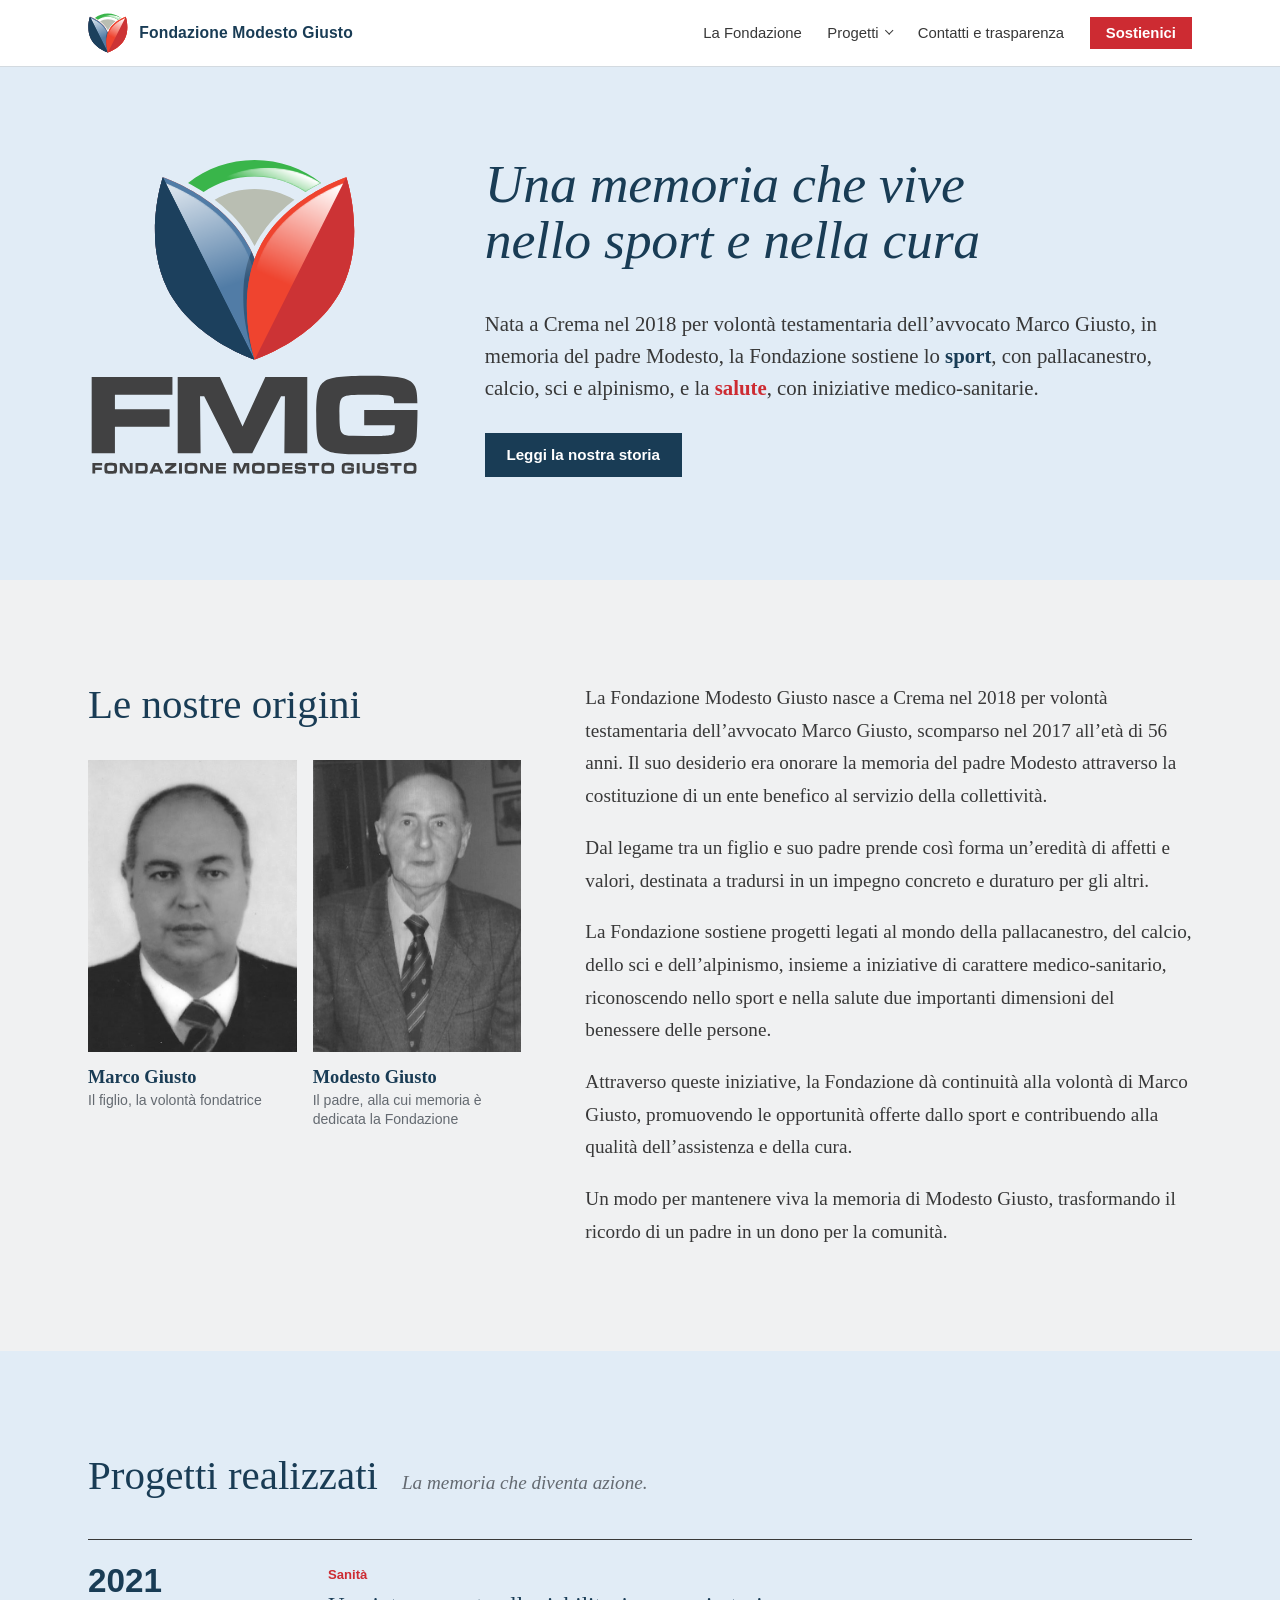
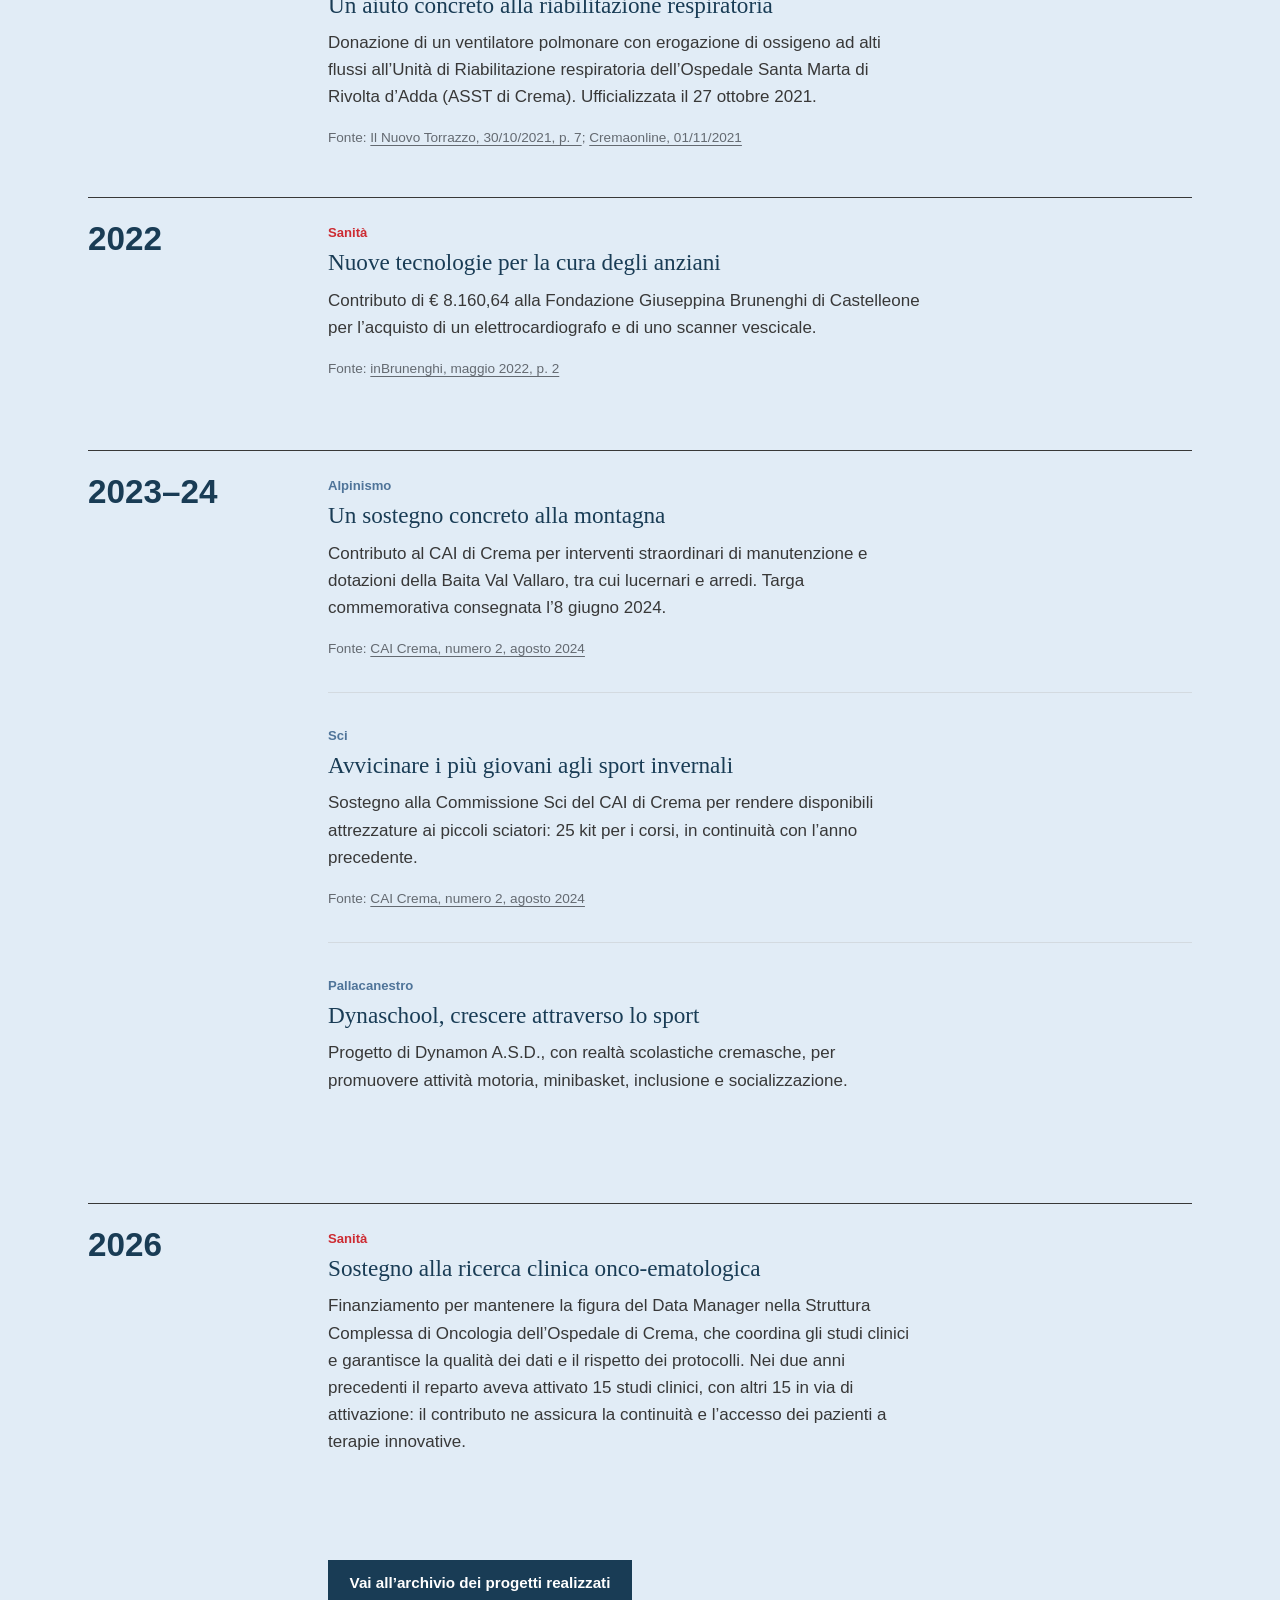
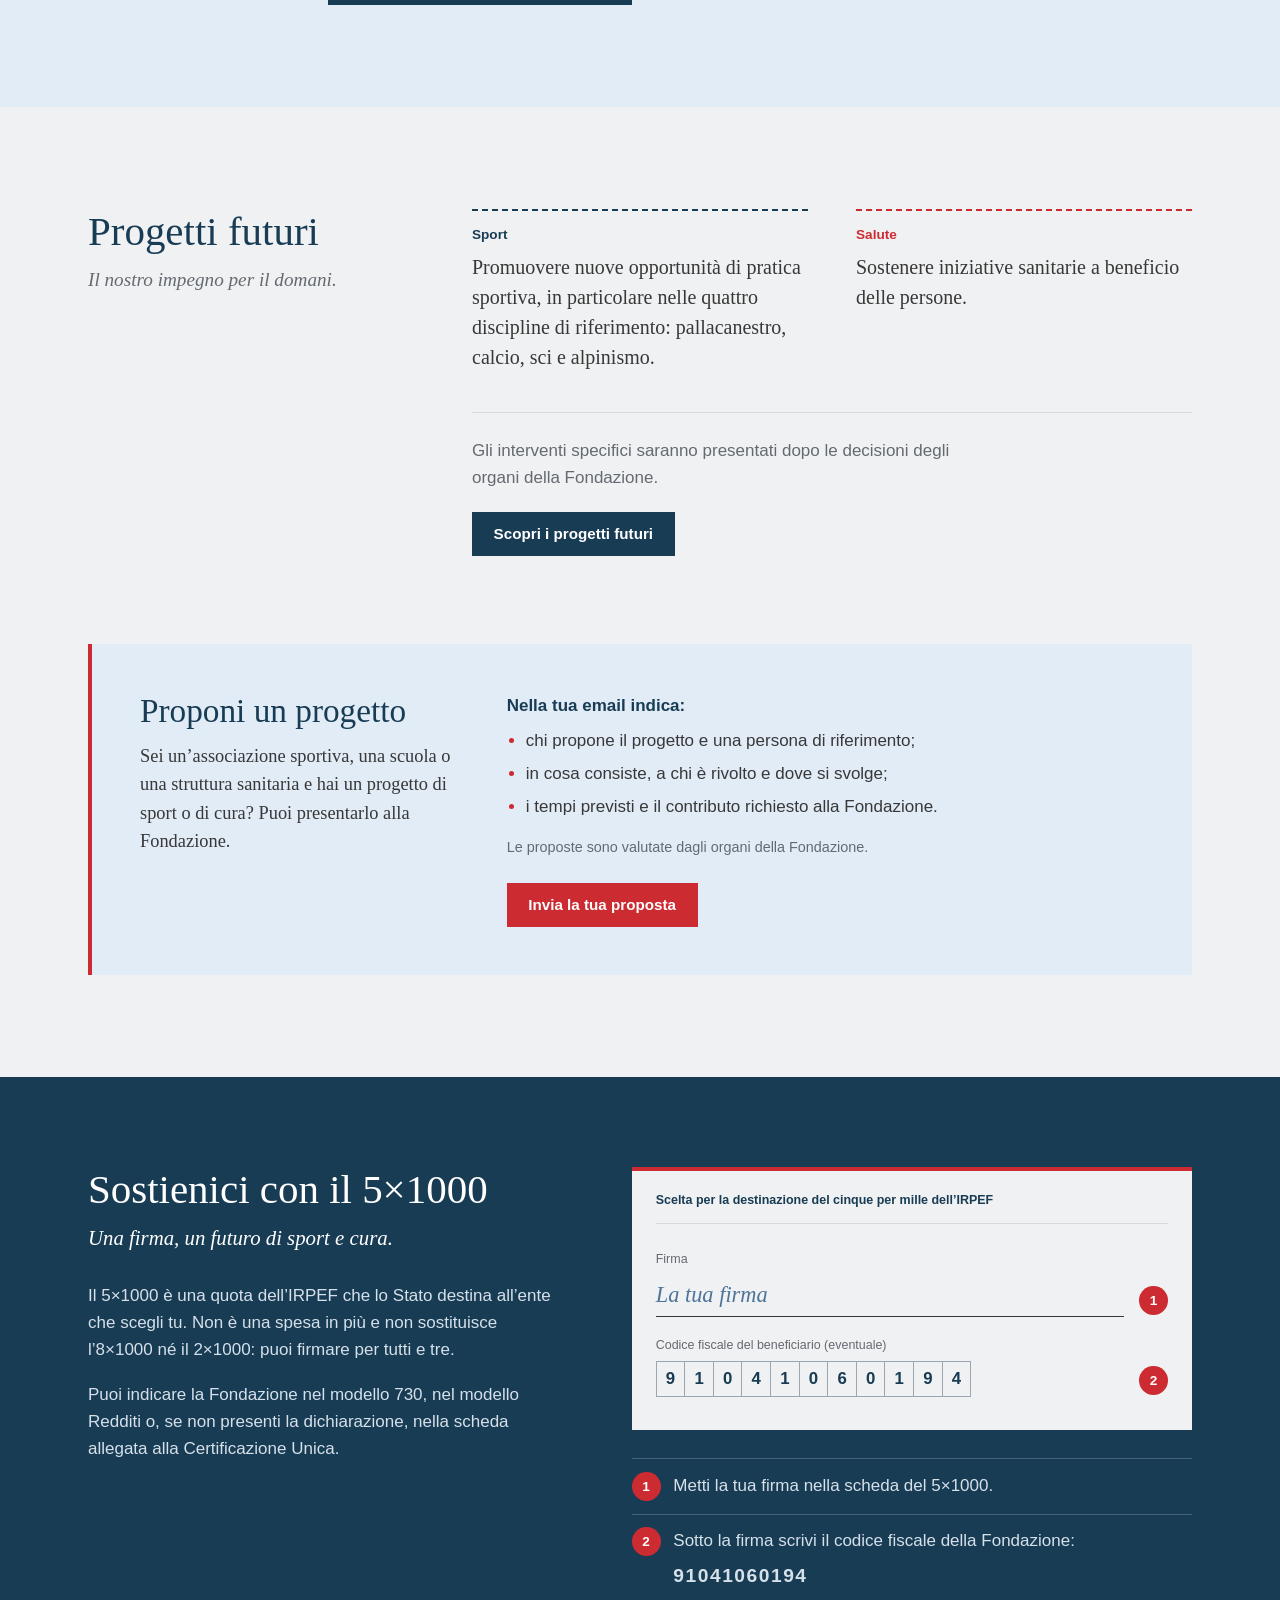
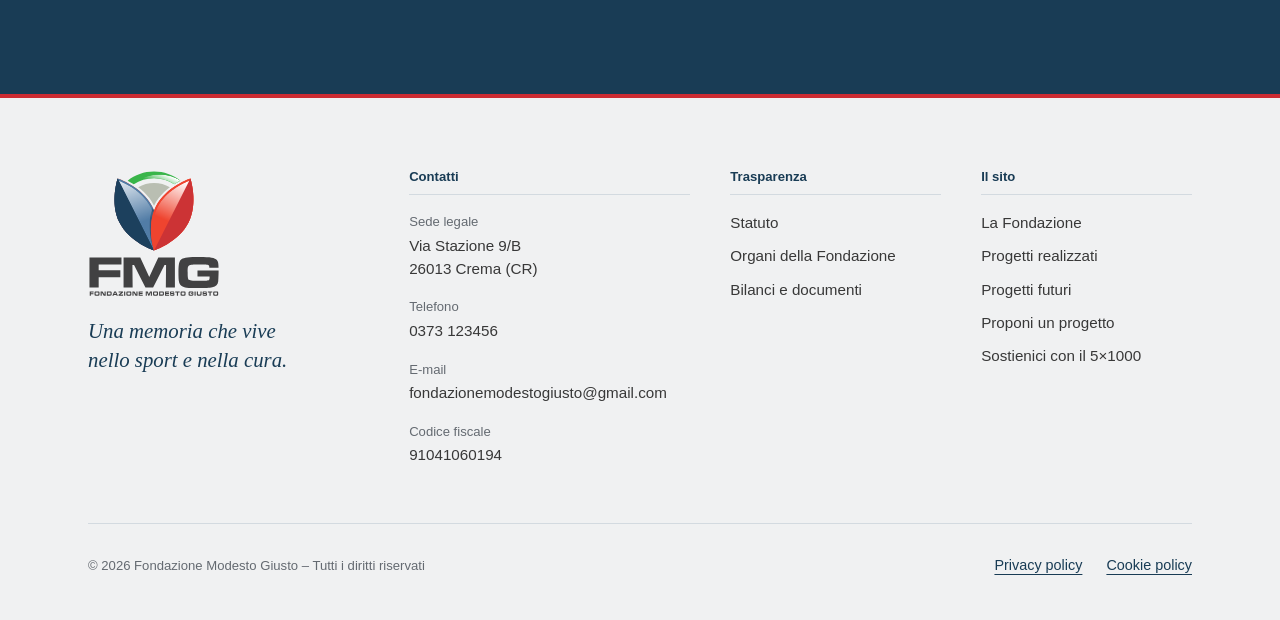
<file: index.html>
<!doctype html>
<html lang="it">
<head>
  <meta charset="utf-8">
  <meta name="robots" content="noindex, nofollow">
  <meta http-equiv="refresh" content="0; url=sito/">
  <title>Fondazione Modesto Giusto</title>
  <link rel="canonical" href="sito/">
</head>
<body>
  <p><a href="sito/">Vai al sito della Fondazione Modesto Giusto</a></p>
</body>
</html>
</file>
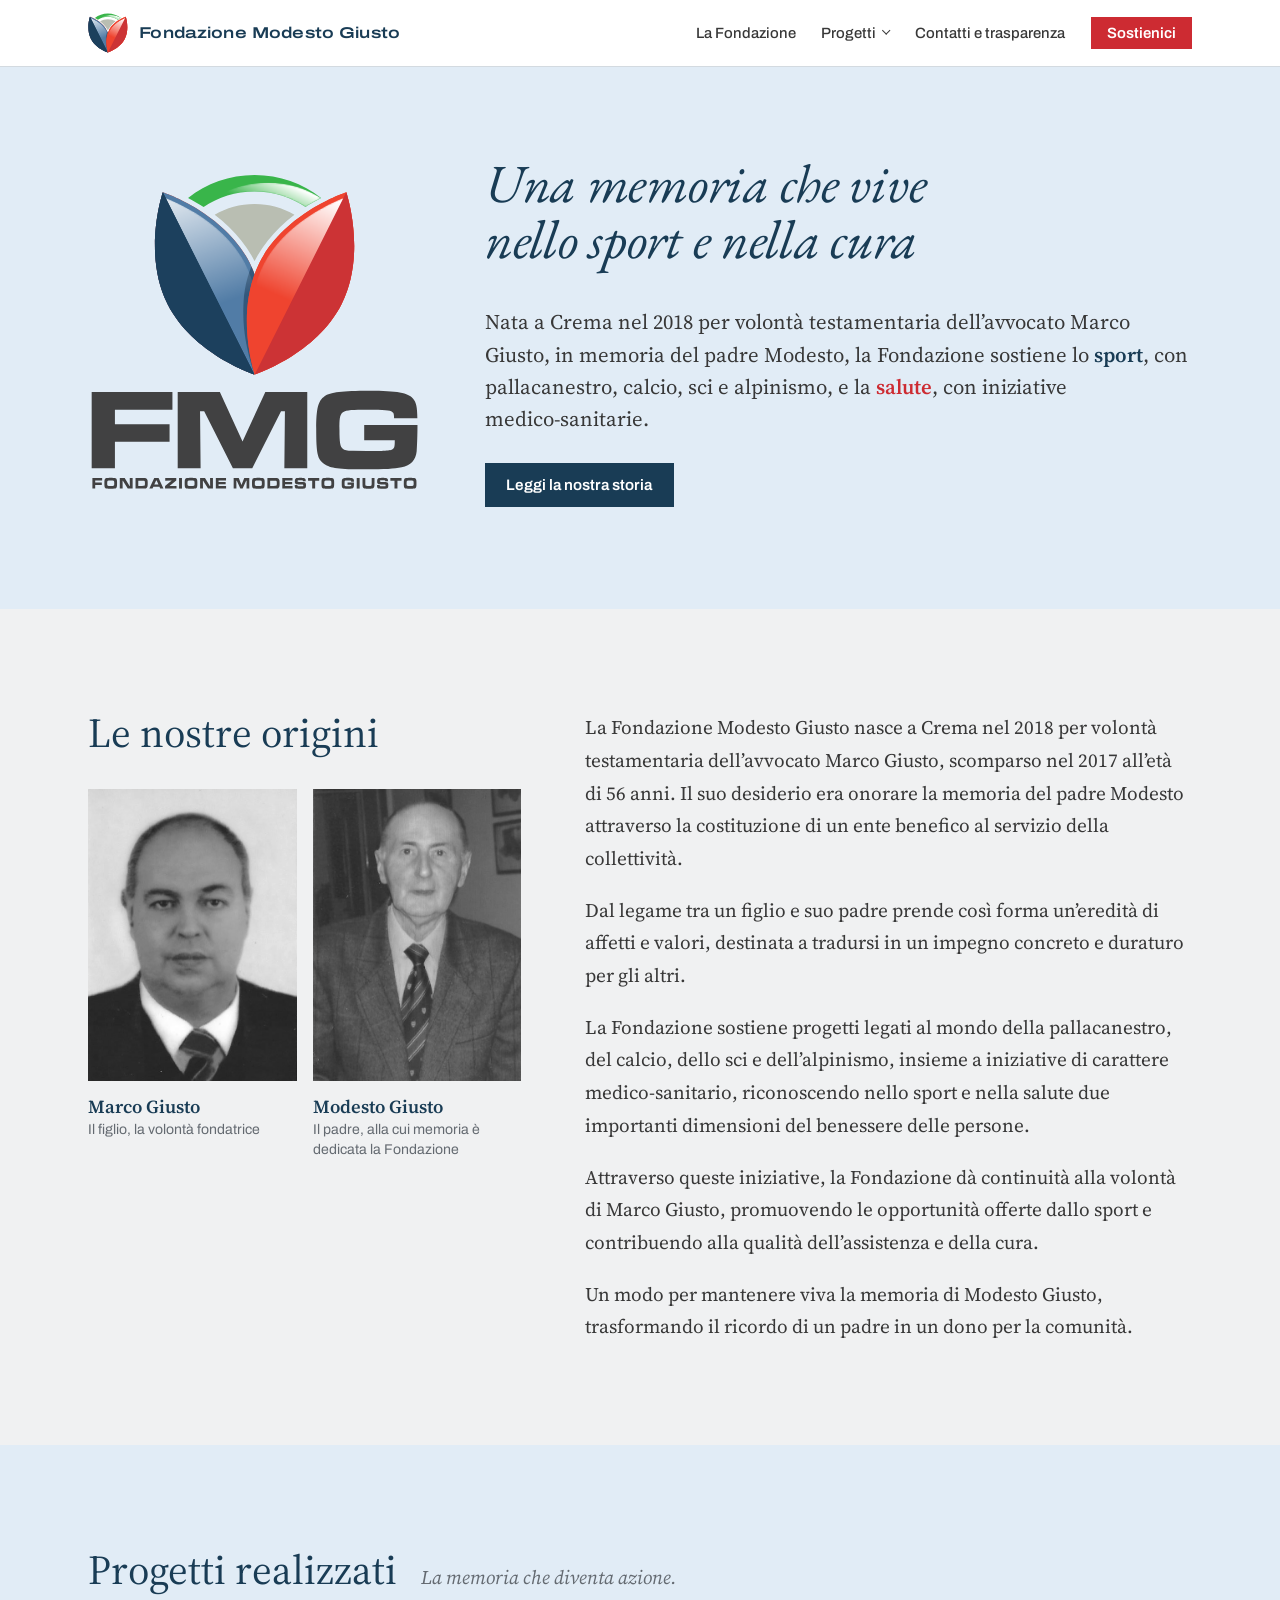
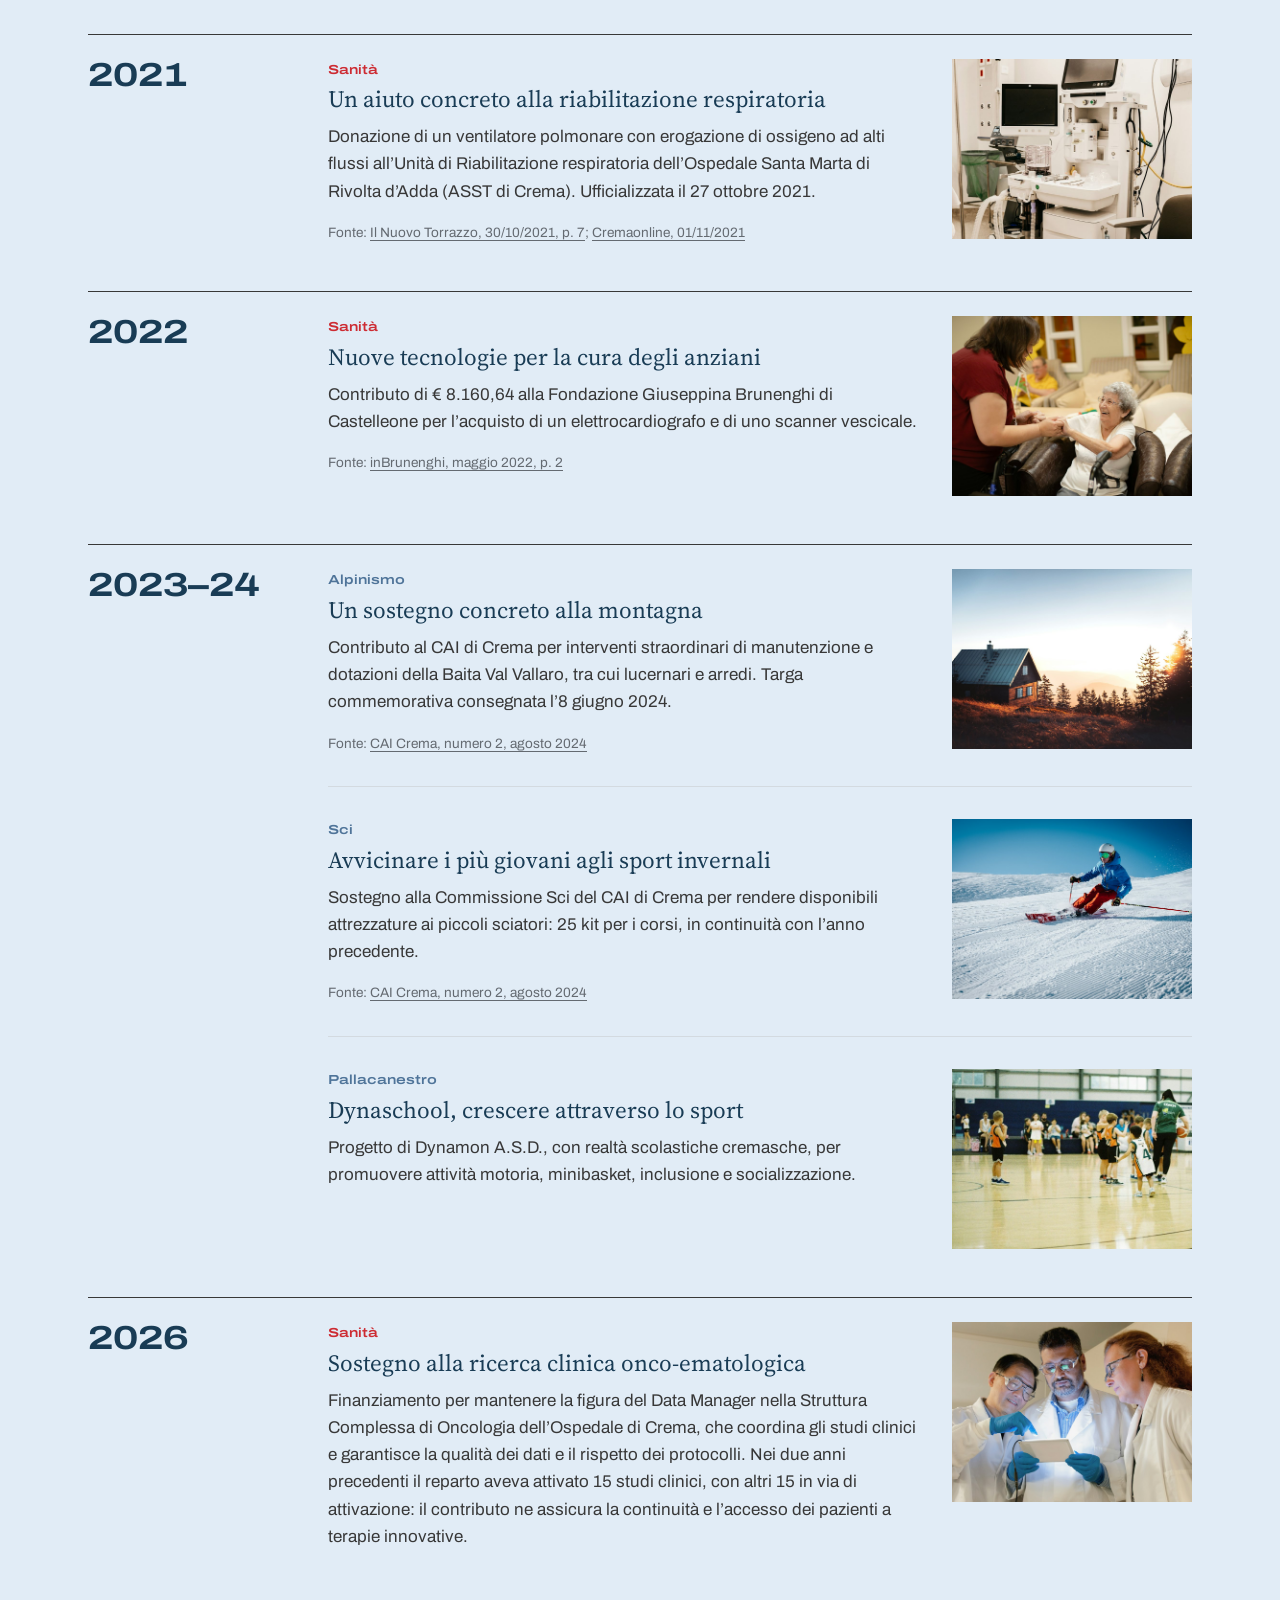
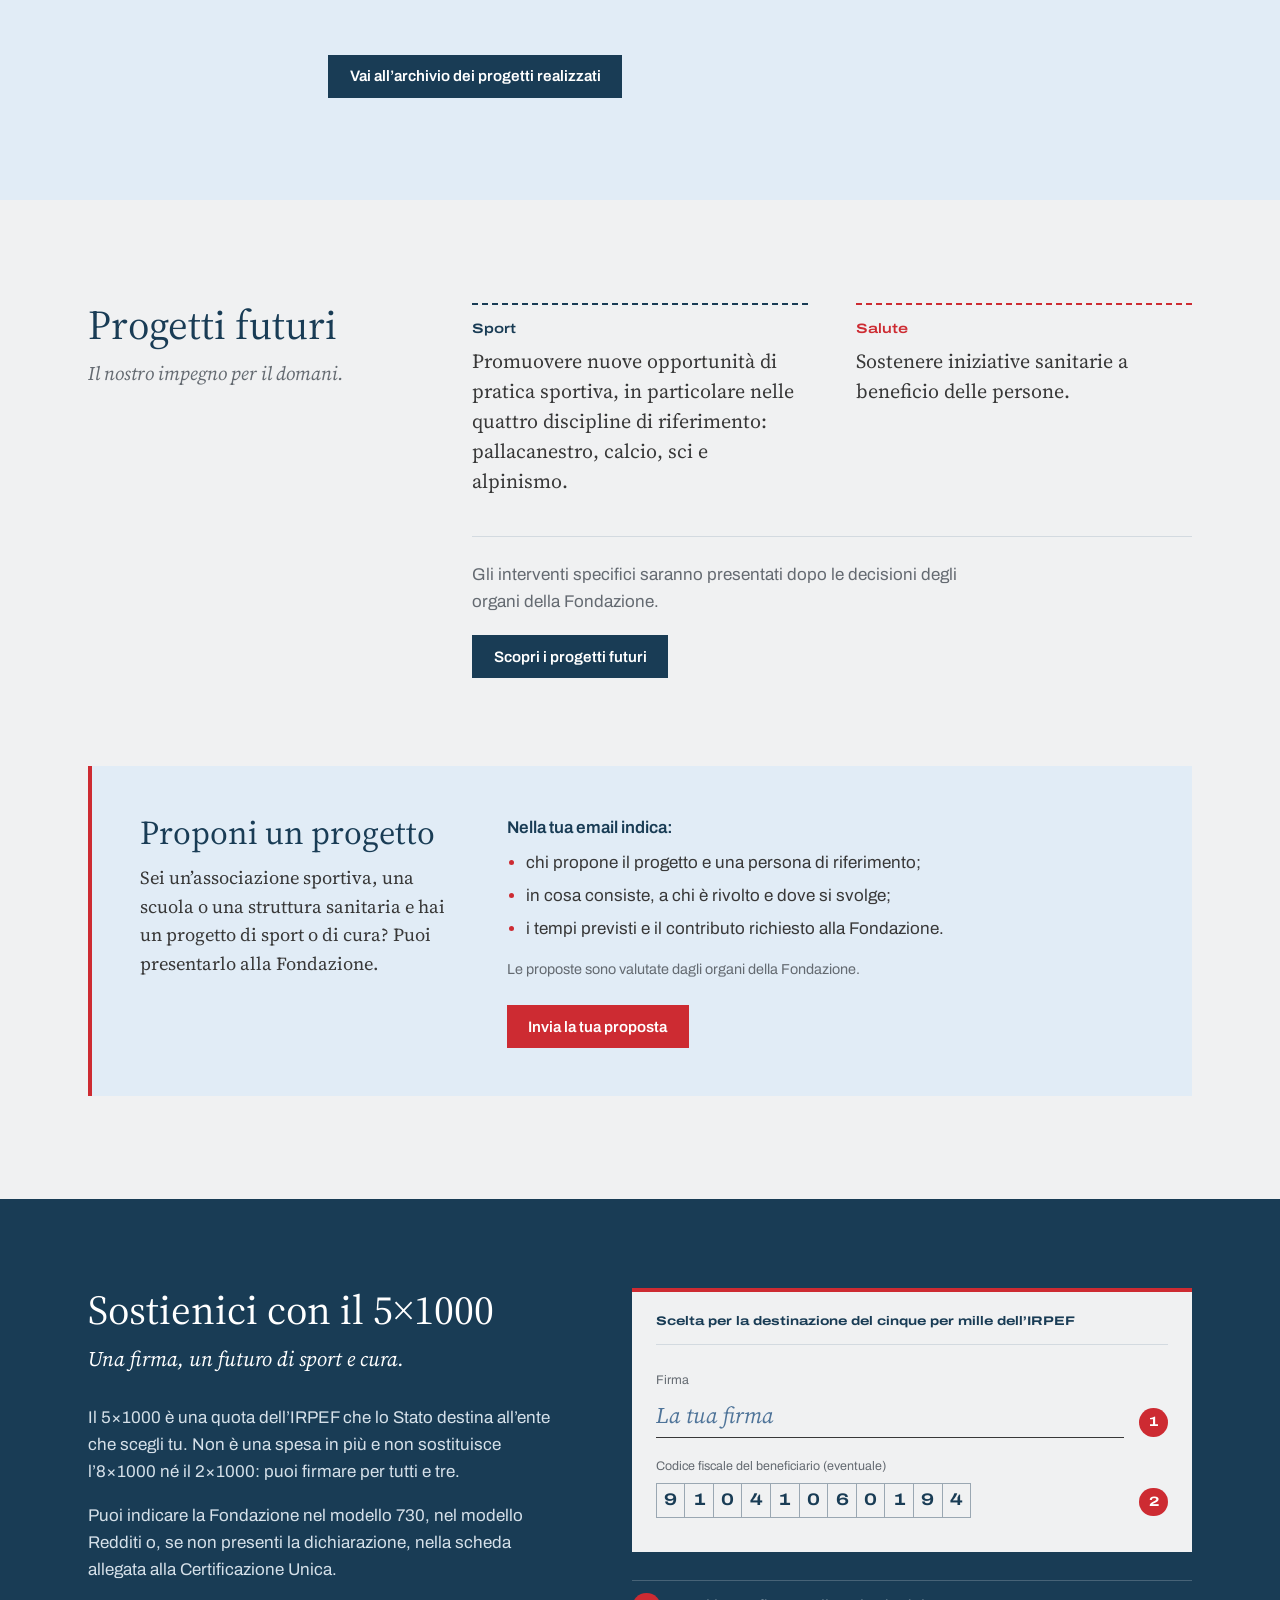
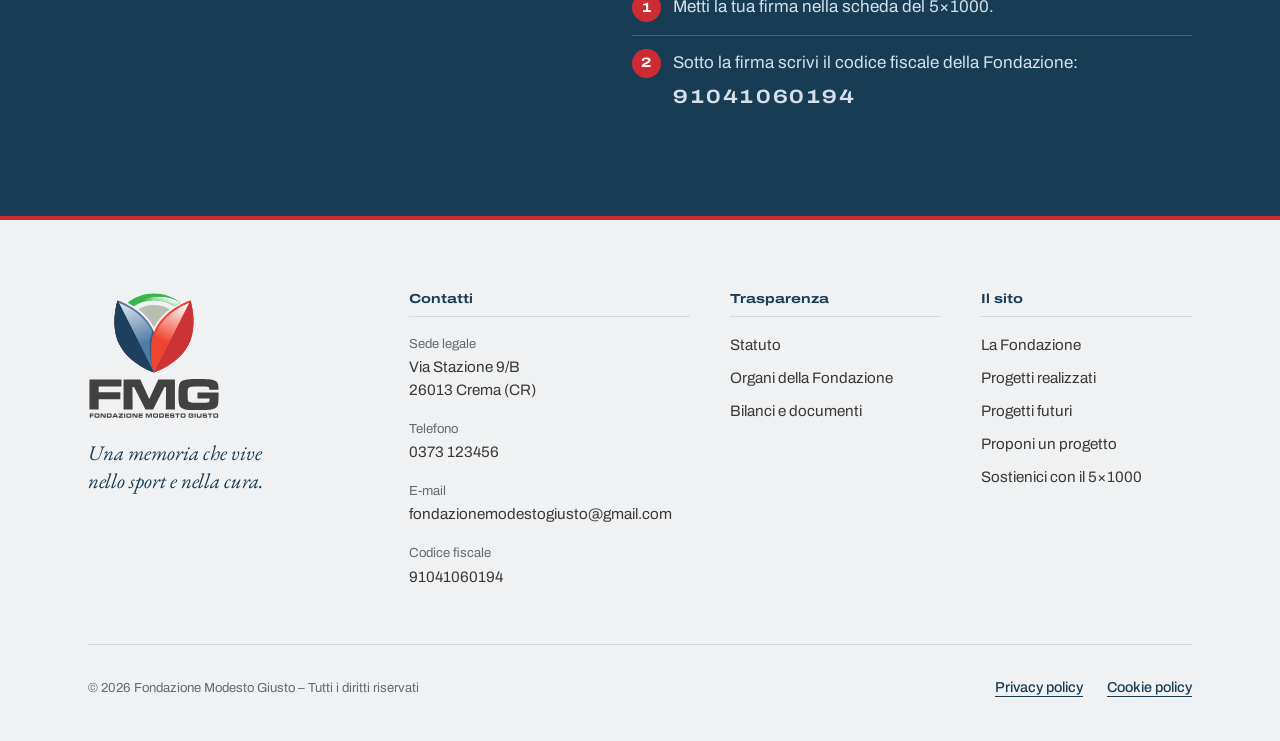
<file: sito/index.html>
<!doctype html>
<html lang="it">
<head>
  <meta charset="utf-8">
  <meta name="viewport" content="width=device-width, initial-scale=1">
  <!-- Anteprima di lavoro su GitHub Pages: togliere questa riga quando il sito va online sul dominio ufficiale -->
  <meta name="robots" content="noindex, nofollow">
  <title>Fondazione Modesto Giusto – Una memoria che vive nello sport e nella cura</title>
  <meta name="description" content="La Fondazione Modesto Giusto nasce a Crema nel 2018 per volontà di Marco Giusto, in memoria del padre. Sostiene pallacanestro, calcio, sci, alpinismo e iniziative per la salute.">
  <link rel="icon" href="img/fmg-marchio.svg" type="image/svg+xml">
  <link rel="preconnect" href="https://fonts.googleapis.com">
  <link rel="preconnect" href="https://fonts.gstatic.com" crossorigin>
  <link href="https://fonts.googleapis.com/css2?family=Archivo:wdth,wght@62..125,400..700&family=Source+Serif+4:ital,opsz,wght@0,8..60,400;0,8..60,600;1,8..60,400&family=EB+Garamond:ital@1&display=swap" rel="stylesheet">
  <link rel="stylesheet" href="css/style.css">
</head>
<body>
  <a class="salta" href="#contenuto">Vai al contenuto</a>

  <!-- ============ INTESTAZIONE ============ -->
  <header class="testata">
    <div class="testata__interno">
      <a class="marchio" href="#" aria-label="Fondazione Modesto Giusto, torna all'inizio">
        <img src="img/fmg-marchio.svg" alt="" width="40" height="40">
        <span class="marchio__nome">Fondazione Modesto Giusto</span>
      </a>

      <button class="menu-toggle" type="button" aria-expanded="false" aria-controls="menu">Menu</button>

      <nav id="menu" class="menu" aria-label="Menu principale">
        <ul>
          <li><a href="#origini">La Fondazione</a></li>
          <li class="tendina">
            <button class="tendina__voce" type="button" aria-expanded="false" aria-controls="sottomenu-progetti">Progetti</button>
            <!-- Pagine ancora da realizzare: progetti-realizzati.html (archivio) e progetti-futuri.html -->
            <ul id="sottomenu-progetti" class="tendina__elenco">
              <li><a href="#" data-pagina="progetti-realizzati.html">Progetti realizzati</a></li>
              <li><a href="#" data-pagina="progetti-futuri.html">Progetti futuri</a></li>
              <li><a href="#proponi">Proponi un progetto</a></li>
            </ul>
          </li>
          <li><a href="#contatti">Contatti e trasparenza</a></li>
          <li><a class="menu__sostieni" href="#sostienici">Sostienici</a></li>
        </ul>
      </nav>
    </div>
  </header>

  <main id="contenuto">

    <!-- ============ APERTURA ============ -->
    <section class="apertura" aria-labelledby="motto">
      <img class="apertura__logo" src="img/fmg-logo.svg" alt="FMG, Fondazione Modesto Giusto" width="229" height="221">
      <h1 id="motto">Una memoria che vive nello sport e nella cura</h1>

      <div class="apertura__intro">
        <p>
          Nata a Crema nel 2018 per volontà testamentaria dell’avvocato Marco Giusto, in memoria
          del padre Modesto, la Fondazione sostiene lo <strong class="apertura__sport">sport</strong>,
          con pallacanestro, calcio, sci e alpinismo, e la <strong class="apertura__salute">salute</strong>,
          con iniziative medico&#8209;sanitarie.
        </p>
        <p><a class="bottone" href="#origini">Leggi la nostra storia</a></p>
      </div>
    </section>

    <!-- ============ LE NOSTRE ORIGINI ============ -->
    <section id="origini" class="origini" aria-labelledby="origini-titolo">
      <div class="origini__lato">
        <h2 id="origini-titolo">Le nostre origini</h2>
        <div class="origini__volti">
          <figure>
            <img src="img/marco-giusto.jpg" alt="Ritratto di Marco Giusto" width="499" height="714">
            <figcaption><strong>Marco Giusto</strong> Il figlio, la volontà fondatrice</figcaption>
          </figure>
          <figure>
            <img src="img/modesto-giusto.jpg" alt="Ritratto di Modesto Giusto" width="497" height="704">
            <figcaption><strong>Modesto Giusto</strong> Il padre, alla cui memoria è dedicata la Fondazione</figcaption>
          </figure>
        </div>
      </div>
      <div class="origini__testo">
        <p>
          La Fondazione Modesto Giusto nasce a Crema nel 2018 per volontà testamentaria dell’avvocato
          Marco Giusto, scomparso nel 2017 all’età di 56 anni. Il suo desiderio era onorare
          la memoria del padre Modesto attraverso la costituzione di un ente benefico al servizio della collettività.
        </p>
        <p>
          Dal legame tra un figlio e suo padre prende così forma un’eredità di affetti e valori,
          destinata a tradursi in un impegno concreto e duraturo per gli altri.
        </p>
        <p>
          La Fondazione sostiene progetti legati al mondo della pallacanestro, del calcio, dello sci
          e dell’alpinismo, insieme a iniziative di carattere medico-sanitario, riconoscendo nello sport
          e nella salute due importanti dimensioni del benessere delle persone.
        </p>
        <p>
          Attraverso queste iniziative, la Fondazione dà continuità alla volontà di Marco Giusto,
          promuovendo le opportunità offerte dallo sport e contribuendo alla qualità dell’assistenza e della cura.
        </p>
        <p>
          Un modo per mantenere viva la memoria di Modesto Giusto, trasformando il ricordo
          di un padre in un dono per la comunità.
        </p>
      </div>
    </section>

    <!-- ============ PROGETTI REALIZZATI ============ -->
    <section id="progetti" class="progetti" aria-labelledby="progetti-titolo">
      <div class="progetti__testa">
        <h2 id="progetti-titolo">Progetti realizzati</h2>
        <p>La memoria che diventa azione.</p>
      </div>

      <ol class="anni">
        <li class="anno">
          <p class="anno__cifra">2021</p>
          <div class="anno__voci">
            <article class="voce voce--cura">
              <div class="voce__testo">
                <p class="voce__ambito">Sanità</p>
                <h3>Un aiuto concreto alla riabilitazione respiratoria</h3>
                <p>Donazione di un ventilatore polmonare con erogazione di ossigeno ad alti flussi all’Unità di Riabilitazione respiratoria dell’Ospedale Santa Marta di Rivolta d’Adda (ASST di Crema). Ufficializzata il 27 ottobre 2021.</p>
                <p class="voce__fonte">Fonte: <a href="https://ilnuovotorrazzo.it/wp-content/uploads/2021/11/30-ottobre-2021.pdf">Il Nuovo Torrazzo, 30/10/2021, p. 7</a>; <a href="https://www.cremaonline.it/cronaca/01-11-2021_Il+dono+della+Fondazione+Giusto+all%27Asst+di+Crema">Cremaonline, 01/11/2021</a></p>
              </div>
              <img src="img/foto/progetto-2021-sanita.jpg" alt="" width="1000" height="750" loading="lazy">
            </article>
          </div>
        </li>

        <li class="anno">
          <p class="anno__cifra">2022</p>
          <div class="anno__voci">
            <article class="voce voce--cura">
              <div class="voce__testo">
                <p class="voce__ambito">Sanità</p>
                <h3>Nuove tecnologie per la cura degli anziani</h3>
                <p>Contributo di € 8.160,64 alla Fondazione Giuseppina Brunenghi di Castelleone per l’acquisto di un elettrocardiografo e di uno scanner vescicale.</p>
                <p class="voce__fonte">Fonte: <a href="https://www.fondazionebrunenghi.it/pdf/in-brunenghi-maggio2022.pdf">inBrunenghi, maggio 2022, p. 2</a></p>
              </div>
              <img src="img/foto/progetto-2022-anziani.jpg" alt="" width="1000" height="750" loading="lazy">
            </article>
          </div>
        </li>

        <li class="anno">
          <p class="anno__cifra">2023–24</p>
          <div class="anno__voci">
            <article class="voce">
              <div class="voce__testo">
                <p class="voce__ambito">Alpinismo</p>
                <h3>Un sostegno concreto alla montagna</h3>
                <p>Contributo al CAI di Crema per interventi straordinari di manutenzione e dotazioni della Baita Val Vallaro, tra cui lucernari e arredi. Targa commemorativa consegnata l’8 giugno 2024.</p>
                <p class="voce__fonte">Fonte: <a href="https://caicrema.it/wp-content/uploads/2024/09/ICC-2-24.pdf">CAI Crema, numero 2, agosto 2024</a></p>
              </div>
              <img src="img/foto/progetto-2023-baita.jpg" alt="" width="1000" height="750" loading="lazy">
            </article>

            <article class="voce">
              <div class="voce__testo">
                <p class="voce__ambito">Sci</p>
                <h3>Avvicinare i più giovani agli sport invernali</h3>
                <p>Sostegno alla Commissione Sci del CAI di Crema per rendere disponibili attrezzature ai piccoli sciatori: 25 kit per i corsi, in continuità con l’anno precedente.</p>
                <p class="voce__fonte">Fonte: <a href="https://caicrema.it/wp-content/uploads/2024/09/ICC-2-24.pdf">CAI Crema, numero 2, agosto 2024</a></p>
              </div>
              <img src="img/foto/progetto-2023-sci.jpg" alt="" width="1000" height="750" loading="lazy">
            </article>

            <article class="voce">
              <div class="voce__testo">
                <p class="voce__ambito">Pallacanestro</p>
                <h3>Dynaschool, crescere attraverso lo sport</h3>
                <p>Progetto di Dynamon A.S.D., con realtà scolastiche cremasche, per promuovere attività motoria, minibasket, inclusione e socializzazione.</p>
                <!-- NB: non pubblicare "1.000 bambini" e "€ 7.500" finché il consuntivo non è verificato -->
              </div>
              <img src="img/foto/progetto-2023-basket.jpg" alt="" width="1000" height="750" loading="lazy">
            </article>
          </div>
        </li>

        <!-- Anno 2026 confermato dall'utente (il documento di progetto non riporta la data) -->
        <li class="anno">
          <p class="anno__cifra">2026</p>
          <div class="anno__voci">
            <article class="voce voce--cura">
              <div class="voce__testo">
                <p class="voce__ambito">Sanità</p>
                <h3>Sostegno alla ricerca clinica onco&#8209;ematologica</h3>
                <p>Finanziamento per mantenere la figura del Data Manager nella Struttura Complessa di Oncologia dell’Ospedale di Crema, che coordina gli studi clinici e garantisce la qualità dei dati e il rispetto dei protocolli. Nei due anni precedenti il reparto aveva attivato 15 studi clinici, con altri 15 in via di attivazione: il contributo ne assicura la continuità e l’accesso dei pazienti a terapie innovative.</p>
              </div>
              <img src="img/foto/progetto-2026-oncologia.jpg" alt="" width="1000" height="750" loading="lazy">
            </article>
          </div>
        </li>

      </ol>

      <p class="progetti__azione">
        <a class="bottone" href="#" data-pagina="progetti-realizzati.html">Vai all’archivio dei progetti realizzati</a>
      </p>
    </section>

    <!-- ============ PROGETTI FUTURI ============ -->
    <section id="futuri" class="futuri" aria-labelledby="futuri-titolo">
      <div class="futuri__testa">
        <h2 id="futuri-titolo">Progetti futuri</h2>
        <p>Il nostro impegno per il domani.</p>
      </div>

      <div class="futuri__direzione futuri__direzione--sport">
        <h3>Sport</h3>
        <p>Promuovere nuove opportunità di pratica sportiva, in particolare nelle quattro discipline di riferimento: pallacanestro, calcio, sci e alpinismo.</p>
      </div>

      <div class="futuri__direzione futuri__direzione--cura">
        <h3>Salute</h3>
        <p>Sostenere iniziative sanitarie a beneficio delle persone.</p>
      </div>

      <div class="futuri__piede">
        <p>Gli interventi specifici saranno presentati dopo le decisioni degli organi della Fondazione.</p>
        <a class="bottone" href="#" data-pagina="progetti-futuri.html">Scopri i progetti futuri</a>
      </div>

      <!-- Proponi un progetto: contatto diretto, nessun modulo -->
      <div id="proponi" class="proponi">
        <div class="proponi__testa">
          <h3>Proponi un progetto</h3>
          <p>
            Sei un’associazione sportiva, una scuola o una struttura sanitaria e hai un progetto
            di sport o di cura? Puoi presentarlo alla Fondazione.
          </p>
        </div>
        <div class="proponi__corpo">
          <p class="proponi__lead">Nella tua email indica:</p>
          <ul>
            <li>chi propone il progetto e una persona di riferimento;</li>
            <li>in cosa consiste, a chi è rivolto e dove si svolge;</li>
            <li>i tempi previsti e il contributo richiesto alla Fondazione.</li>
          </ul>
          <p class="proponi__nota">Le proposte sono valutate dagli organi della Fondazione.</p>
          <a class="bottone bottone--rosso" href="mailto:fondazionemodestogiusto@gmail.com?subject=Proposta%20di%20progetto">Invia la tua proposta</a>
        </div>
      </div>
    </section>

    <!-- ============ 5×1000 ============ -->
    <section id="sostienici" class="cinque" aria-labelledby="cinque-titolo">
      <div class="cinque__interno">
        <div class="cinque__testo">
          <h2 id="cinque-titolo">Sostienici con il 5×1000</h2>
          <p class="cinque__motto">Una firma, un futuro di sport e cura.</p>
          <p>
            Il 5×1000 è una quota dell’IRPEF che lo Stato destina all’ente che scegli tu.
            Non è una spesa in più e non sostituisce l’8×1000 né il 2×1000: puoi firmare per tutti e tre.
          </p>
          <p>
            Puoi indicare la Fondazione nel modello 730, nel modello Redditi o, se non presenti
            la dichiarazione, nella scheda allegata alla Certificazione Unica.
          </p>
        </div>

        <div class="cinque__pratica">
          <!-- Facsimile semplificato del riquadro: i numeri rimandano ai passaggi qui sotto -->
          <div class="modulo" role="img" aria-label="Facsimile del riquadro del 5×1000: firma nella casella e scrivi sotto il codice fiscale della Fondazione">
            <p class="modulo__titolo">Scelta per la destinazione del cinque per mille dell’IRPEF</p>
            <div class="modulo__campo">
              <span class="modulo__etichetta">Firma</span>
              <span class="modulo__firma">La tua firma</span>
              <span class="modulo__segno" aria-hidden="true">1</span>
            </div>
            <div class="modulo__campo">
              <span class="modulo__etichetta">Codice fiscale del beneficiario (eventuale)</span>
              <span class="modulo__caselle" data-cf-caselle>00000000000</span>
              <span class="modulo__segno" aria-hidden="true">2</span>
            </div>
          </div>

          <ol class="cinque__passi">
            <li>
              <p>Metti la tua firma nella scheda del 5×1000.</p>
            </li>
            <li>
              <p>Sotto la firma scrivi il codice fiscale della Fondazione:<br>
              <strong id="cf-fmg" class="codice">91041060194</strong></p>
            </li>
          </ol>
        </div>
      </div>
    </section>
  </main>

  <!-- ============ PIÈ DI PAGINA ============ -->
  <footer id="contatti" class="piede">
    <div class="piede__interno">
      <div class="piede__ente">
        <img src="img/fmg-logo.svg" alt="FMG, Fondazione Modesto Giusto" width="229" height="221">
        <p class="piede__motto">Una memoria che vive<br>nello sport e nella cura.</p>
      </div>

      <div class="piede__colonna">
        <h2>Contatti</h2>
        <dl class="piede__contatti">
          <div>
            <dt>Sede legale</dt>
            <dd>Via Stazione 9/B<br>26013 Crema (CR)</dd>
          </div>
          <div>
            <dt>Telefono</dt>
            <!-- NB: numero INVENTATO (segnaposto): sostituire con quello reale prima di pubblicare -->
            <dd>0373 123456</dd>
          </div>
          <div>
            <dt>E-mail</dt>
            <dd><a class="piede__email" href="mailto:fondazionemodestogiusto@gmail.com">fondazionemodestogiusto<wbr>@gmail.com</a></dd>
          </div>
          <div>
            <dt>Codice fiscale</dt>
            <dd>91041060194</dd>
          </div>
        </dl>
      </div>

      <div class="piede__colonna">
        <h2>Trasparenza</h2>
        <ul>
          <li><a href="#">Statuto</a></li>
          <li><a href="#">Organi della Fondazione</a></li>
          <li><a href="#">Bilanci e documenti</a></li>
        </ul>
      </div>

      <div class="piede__colonna">
        <h2>Il sito</h2>
        <ul>
          <li><a href="#origini">La Fondazione</a></li>
          <li><a href="#" data-pagina="progetti-realizzati.html">Progetti realizzati</a></li>
          <li><a href="#" data-pagina="progetti-futuri.html">Progetti futuri</a></li>
          <li><a href="#proponi">Proponi un progetto</a></li>
          <li><a href="#sostienici">Sostienici con il 5×1000</a></li>
        </ul>
      </div>
    </div>

    <div class="piede__legale">
      <p>© 2026 Fondazione Modesto Giusto – Tutti i diritti riservati</p>
      <ul>
        <li><a href="#">Privacy policy</a></li>
        <li><a href="#">Cookie policy</a></li>
      </ul>
    </div>
  </footer>

  <script>
    const toggle = document.querySelector('.menu-toggle');
    const menu = document.getElementById('menu');
    toggle.addEventListener('click', () => {
      const aperto = toggle.getAttribute('aria-expanded') === 'true';
      toggle.setAttribute('aria-expanded', String(!aperto));
      menu.classList.toggle('menu--aperto', !aperto);
    });
    // Tendina "Progetti": si apre al clic (e al passaggio del mouse da CSS)
    const voceTendina = document.querySelector('.tendina__voce');
    const chiudiTendina = () => voceTendina.setAttribute('aria-expanded', 'false');
    voceTendina.addEventListener('click', () => {
      const aperta = voceTendina.getAttribute('aria-expanded') === 'true';
      voceTendina.setAttribute('aria-expanded', String(!aperta));
    });
    document.addEventListener('click', (e) => {
      if (!e.target.closest('.tendina')) chiudiTendina();
    });
    document.addEventListener('keydown', (e) => {
      if (e.key === 'Escape') { chiudiTendina(); voceTendina.focus(); }
    });

    // 5×1000: il codice fiscale si scrive una sola volta, in #cf-fmg
    const cf = document.getElementById('cf-fmg').textContent.trim();
    const caselle = document.querySelector('[data-cf-caselle]');
    caselle.textContent = '';
    for (const c of cf) {
      const s = document.createElement('span');
      s.textContent = c;
      caselle.append(s);
    }

    menu.addEventListener('click', (e) => {
      if (e.target.closest('a')) {
        toggle.setAttribute('aria-expanded', 'false');
        menu.classList.remove('menu--aperto');
        chiudiTendina();
      }
    });
  </script>
</body>
</html>
</file>
<file: sito/css/style.css>
/* =========================================================
   Fondazione Modesto Giusto – homepage
   Blu = sport, rosso = cura (le due foglie del marchio).
   Serif per la memoria e il racconto; Archivo largo, come
   la scritta FMG del logo, per anni, numeri e navigazione.
   ========================================================= */

:root {
  --blu: #193C55;
  --blu-medio: #4F7499;
  --rosso: #CD2B32;
  --antracite: #383838;
  --grigio: #646A71;
  --perla: #EEF1F3;
  --filetto: #D3DAE0;
  --bianco: #FFFFFF;
  /* fondi delle sezioni, alternati (il bianco resta solo all'intestazione) */
  --grigio-chiaro: #F0F1F2;
  --azzurro: #E1ECF6;

  --serif: "Source Serif 4", Georgia, serif;
  --largo: "Archivo", "Helvetica Neue", Arial, sans-serif;
  /* solo per il motto (apertura e footer): corsivo dal sapore calligrafico */
  --motto: "EB Garamond", var(--serif);

  --larghezza: 1200px;
  --margine: clamp(1.25rem, 4vw, 3rem);
  /* rientro laterale: centra il contenuto senza contenitori annidati */
  --lato: max(var(--margine), calc((100% - var(--larghezza)) / 2 + var(--margine)));
  --sezione: clamp(4rem, 8vw, 7rem);
}

*, *::before, *::after { box-sizing: border-box; }
html { scroll-behavior: smooth; scroll-padding-top: 5rem; }

body {
  margin: 0;
  font-family: var(--largo);
  font-stretch: 100%;
  font-size: 1.0625rem;
  line-height: 1.6;
  color: var(--antracite);
  background: var(--grigio-chiaro);
  -webkit-font-smoothing: antialiased;
}

img { display: block; max-width: 100%; height: auto; }

h1, h2, h3 {
  font-family: var(--serif);
  font-weight: 400;
  color: var(--blu);
  line-height: 1.12;
  margin: 0;
}
h2 { font-size: clamp(1.9rem, 3.2vw, 2.6rem); }
h3 { font-size: 1.45rem; }
p { margin: 0 0 1em; }

a { color: var(--blu); text-underline-offset: .22em; text-decoration-thickness: 1px; }
a:hover { color: var(--rosso); }

:focus-visible { outline: 3px solid var(--rosso); outline-offset: 3px; }

.salta {
  position: absolute; left: 1rem; top: -4rem; z-index: 100;
  background: var(--blu); color: var(--bianco); padding: .6rem 1rem;
}
.salta:focus { top: 1rem; }

/* Dati ancora da fornire: evidenti nel prototipo */
.da-inserire {
  background: #FFF4C2;
  color: var(--antracite);
  outline: 1px dashed #B89600;
  padding: 0 .25em;
  cursor: help;
}

/* ---------- Intestazione ---------- */
.testata {
  position: sticky; top: 0; z-index: 50;
  background: var(--bianco);
  border-bottom: 1px solid var(--filetto);
}
.testata__interno {
  padding: .8rem var(--lato);
  display: flex; align-items: center; justify-content: space-between; gap: 2rem;
}
.marchio {
  display: flex; align-items: center; gap: .7rem;
  text-decoration: none; color: var(--blu);
}
.marchio img { width: 40px; height: 40px; }
.marchio__nome {
  font-stretch: 125%;
  font-weight: 600;
  font-size: .98rem;
  letter-spacing: .01em;
}

.menu ul {
  list-style: none; margin: 0; padding: 0;
  display: flex; align-items: center; gap: clamp(1rem, 2vw, 1.9rem);
}
.menu a {
  font-size: .93rem; font-weight: 500;
  color: var(--antracite); text-decoration: none;
}
.menu a:hover { color: var(--blu); text-decoration: underline; }
.menu .menu__sostieni {
  color: var(--bianco); background: var(--rosso);
  padding: .5rem 1rem; font-weight: 600;
}
.menu .menu__sostieni:hover { background: #A8212A; color: var(--bianco); text-decoration: none; }

.menu-toggle { display: none; }

/* Tendina "Progetti" */
.tendina { position: relative; }
.tendina__voce {
  display: inline-flex; align-items: center; gap: .45rem;
  background: none; border: 0; padding: 0; cursor: pointer;
  font: 500 .93rem var(--largo);
  color: var(--antracite);
}
.tendina__voce::after {
  content: "";
  width: .4rem; height: .4rem;
  border-right: 1.5px solid currentColor; border-bottom: 1.5px solid currentColor;
  transform: translateY(-.15rem) rotate(45deg);
  transition: transform .15s;
}
.tendina__voce[aria-expanded="true"]::after { transform: translateY(.1rem) rotate(-135deg); }
.tendina__voce:hover { color: var(--blu); }
.menu .tendina__elenco {
  display: none;
  position: absolute; top: calc(100% + 1.1rem); left: -1rem;
  min-width: 14rem;
  flex-direction: column; align-items: stretch; gap: 0;
  padding: .4rem 0;
  background: var(--bianco);
  border: 1px solid var(--filetto);
  border-top: 2px solid var(--blu);
  box-shadow: 0 12px 24px -16px rgba(25,60,85,.45);
}
.tendina__voce[aria-expanded="true"] + .tendina__elenco { display: flex; }
@media (hover: hover) and (min-width: 961px) {
  .tendina:hover .tendina__elenco { display: flex; }
  /* ponte invisibile tra voce e tendina, per non perderla col mouse */
  .tendina::after { content: ""; position: absolute; left: 0; right: 0; top: 100%; height: 1.2rem; }
}
.menu .tendina__elenco a { display: block; padding: .6rem 1rem; }
.menu .tendina__elenco a:hover { background: var(--perla); text-decoration: none; }

/* ---------- Apertura: logo + motto + presentazione ---------- */
.apertura {
  background: var(--azzurro);
  padding: clamp(3rem, 7vw, 6rem) var(--lato) var(--sezione);
  display: grid;
  grid-template-columns: auto minmax(0, 1fr);
  column-gap: clamp(2rem, 5vw, 4.5rem);
  align-items: center;
}
.apertura__logo {
  width: clamp(190px, 26vw, 370px);
  grid-row: 1 / 3; /* centrato in verticale tra motto e testo */
  align-self: center;
}
.apertura h1 {
  font-family: var(--motto);
  font-size: clamp(2.2rem, 4.2vw, 3.7rem);
  font-style: italic;
  line-height: 1.04;
  letter-spacing: -.005em;
  max-width: 13em;
  text-wrap: balance; /* niente parola isolata sull'ultima riga */
}
.apertura__intro {
  grid-column: 2;
  margin-top: clamp(1.75rem, 3vw, 2.5rem);
}
.apertura__intro p {
  font-family: var(--serif);
  font-size: 1.3rem;
  line-height: 1.55;
  max-width: 34em;
}
.apertura__intro p:last-child { margin: 1.75rem 0 0; }
/* blu = sport, rosso = salute, come le foglie del marchio */
.apertura__sport, .apertura__salute { font-weight: 600; }
.apertura__sport { color: var(--blu); }
.apertura__salute { color: var(--rosso); }

.origini__lato { position: sticky; top: 6.5rem; }
.origini__lato h2 { margin-bottom: 2rem; }
.origini__volti {
  display: grid;
  grid-template-columns: 1fr 1fr;
  gap: 1rem;
}
.origini__volti figure { margin: 0; }
.origini__volti img {
  width: 100%;
  aspect-ratio: 5 / 7;
  object-fit: cover;
  filter: grayscale(1) contrast(1.05); /* in bianco e nero: i due ritratti fanno coppia */
}
.origini__volti figcaption {
  margin-top: .8rem;
  font-size: .88rem;
  line-height: 1.4;
  color: var(--grigio);
}
.origini__volti strong {
  display: block;
  font-family: var(--serif);
  font-size: 1.15rem;
  font-weight: 600;
  color: var(--blu);
}

/* ---------- Origini ---------- */
.origini {
  background: var(--grigio-chiaro);
  padding: var(--sezione) var(--lato);
  display: grid;
  grid-template-columns: minmax(0, 5fr) minmax(0, 7fr);
  gap: clamp(3rem, 5vw, 4.5rem);
  align-items: start;
}
.origini__testo { max-width: 36em; }
.origini__testo p {
  font-family: var(--serif);
  font-size: 1.2rem;
  line-height: 1.7;
}
.origini__testo p:last-child { margin: 0; }

/* ---------- Progetti: cronologia ---------- */
.progetti { background: var(--azzurro); padding: var(--sezione) var(--lato); }
.progetti__testa {
  display: flex; align-items: baseline; gap: .5rem 1.5rem; flex-wrap: wrap;
  margin-bottom: 2.5rem;
}
.progetti__testa p {
  margin: 0;
  font-family: var(--serif); font-style: italic;
  font-size: 1.2rem; color: var(--grigio);
}

.anni { list-style: none; margin: 0; padding: 0; }
.anno {
  display: grid;
  grid-template-columns: minmax(0, 13rem) minmax(0, 1fr);
  gap: 2rem;
  border-top: 1px solid var(--antracite);
  padding: 1.5rem 0 1rem;
}
.anno__cifra {
  margin: 0;
  font-stretch: 125%;
  font-weight: 700;
  font-size: clamp(1.8rem, 2.6vw, 2.3rem);
  line-height: 1;
  white-space: nowrap;
  color: var(--blu);
  font-variant-numeric: tabular-nums;
  align-self: start;
  position: sticky; top: 6rem;
}

.voce {
  display: grid;
  grid-template-columns: minmax(0, 1fr) minmax(0, 15rem);
  gap: 2rem;
  padding-bottom: 2rem;
}
.voce + .voce { border-top: 1px solid var(--filetto); padding-top: 2rem; }
.voce img { width: 100%; aspect-ratio: 4 / 3; object-fit: cover; }
.voce__testo { max-width: 38em; }
.voce h3 { margin-bottom: .7rem; }
.voce__ambito {
  font-stretch: 125%;
  font-weight: 600;
  font-size: .82rem;
  color: var(--blu-medio);
  margin-bottom: .4rem;
}
.voce--cura .voce__ambito { color: var(--rosso); }
.voce__fonte { margin: 0; font-size: .85rem; color: var(--grigio); }
.voce__fonte a { color: var(--grigio); }

.progetti__azione {
  margin: 2.5rem 0 0;
  padding-left: calc(13rem + 2rem);
}

.bottone {
  display: inline-block;
  font: 600 .95rem var(--largo);
  padding: .85rem 1.35rem;
  background: var(--blu);
  color: var(--bianco);
  text-decoration: none;
}
.bottone:hover { background: #10293B; color: var(--bianco); }

/* ---------- Progetti futuri ---------- */
.futuri {
  background: var(--grigio-chiaro);
  padding: var(--sezione) var(--lato);
  display: grid;
  grid-template-columns: minmax(0, 4fr) minmax(0, 4fr) minmax(0, 4fr);
  gap: 2.5rem 3rem;
  align-items: start;
}
.futuri__testa p {
  margin: .6rem 0 0;
  font-family: var(--serif); font-style: italic;
  font-size: 1.2rem; color: var(--grigio);
}
.futuri__direzione {
  border-top: 2px dashed var(--blu);
  padding-top: 1rem;
}
.futuri__direzione--cura { border-top-color: var(--rosso); }
.futuri__direzione h3 {
  font-family: var(--largo);
  font-stretch: 125%;
  font-weight: 600;
  font-size: .85rem;
  color: var(--blu);
  margin-bottom: .6rem;
}
.futuri__direzione--cura h3 { color: var(--rosso); }
.futuri__direzione p {
  margin: 0;
  font-family: var(--serif);
  font-size: 1.25rem;
  line-height: 1.5;
}
.futuri__piede {
  grid-column: 2 / -1;
  display: flex; align-items: center; justify-content: space-between;
  gap: 1.25rem 2rem; flex-wrap: wrap;
  padding-top: 1.5rem;
  border-top: 1px solid var(--filetto);
}
.futuri__piede p { margin: 0; max-width: 30em; color: var(--grigio); }

/* Proponi un progetto: chiude la sezione, con il rosso dell'azione */
.proponi {
  grid-column: 1 / -1;
  margin-top: clamp(1.5rem, 4vw, 3rem);
  padding: clamp(2rem, 4vw, 3rem);
  background: var(--azzurro);
  border-left: 4px solid var(--rosso);
  display: grid;
  grid-template-columns: minmax(0, 4fr) minmax(0, 8fr);
  gap: 1.5rem 3rem;
}
.proponi h3 { font-size: clamp(1.6rem, 2.6vw, 2.1rem); margin-bottom: .8rem; }
.proponi__testa p { margin: 0; font-family: var(--serif); font-size: 1.15rem; line-height: 1.55; }
.proponi__lead { font-weight: 600; color: var(--blu); margin-bottom: .5rem; }
.proponi ul { margin: 0 0 1rem; padding-left: 1.2rem; }
.proponi li { margin-bottom: .35rem; }
.proponi li::marker { color: var(--rosso); }
.proponi__nota { font-size: .9rem; color: var(--grigio); margin-bottom: 1.5rem; }
.bottone--rosso { background: var(--rosso); }
.bottone--rosso:hover { background: #A8212A; }

/* ---------- 5×1000 ---------- */
.cinque { background: var(--blu); color: #D5E0E9; }
.cinque a { color: var(--bianco); }
.cinque__interno {
  padding: clamp(3.5rem, 7vw, 6rem) var(--lato);
  display: grid;
  grid-template-columns: minmax(0, 5fr) minmax(0, 6fr);
  gap: clamp(2.5rem, 6vw, 5rem);
  align-items: start;
}
.cinque h2 { color: var(--bianco); margin-bottom: .5rem; }
.cinque__testo { max-width: 32em; }
.cinque__testo p { margin-bottom: 1em; }
.cinque__testo .cinque__motto {
  font-family: var(--serif); font-style: italic;
  font-size: 1.3rem; color: var(--bianco);
  margin-bottom: 1.75rem;
}

/* Facsimile del riquadro */
.modulo {
  background: var(--grigio-chiaro);
  color: var(--antracite);
  padding: 1.25rem 1.5rem 1.5rem;
  border-top: 4px solid var(--rosso);
}
.modulo__titolo {
  font-stretch: 125%;
  font-weight: 700;
  font-size: .78rem;
  color: var(--blu);
  margin: 0 0 1rem;
  padding-bottom: .75rem;
  border-bottom: 1px solid var(--filetto);
}
.modulo__campo {
  position: relative;
  display: grid;
  gap: .35rem;
  padding: .6rem 2.75rem .6rem 0;
}
.modulo__etichetta { font-size: .78rem; color: var(--grigio); }
.modulo__firma {
  font-family: var(--serif); font-style: italic;
  font-size: 1.4rem; color: var(--blu-medio);
  border-bottom: 1px solid var(--antracite);
  padding: .1rem 0 .2rem;
}
.modulo__caselle {
  display: flex; flex-wrap: wrap;
  font-stretch: 125%; font-weight: 700; font-size: 1.05rem;
  color: var(--blu);
}
.modulo__caselle span {
  width: min(1.85rem, calc((100vw - 7rem) / 11)); height: 2.2rem;
  display: grid; place-items: center;
  border: 1px solid #9AA7B2;
  margin-left: -1px;
}
.modulo__caselle span:first-child { margin-left: 0; }
.modulo__segno {
  position: absolute; right: 0; bottom: .7rem;
  width: 1.8rem; height: 1.8rem; border-radius: 50%;
  display: grid; place-items: center;
  background: var(--rosso); color: var(--bianco);
  font-stretch: 125%; font-weight: 700; font-size: .85rem;
}

/* Passaggi, numerati come i segni sul facsimile */
.cinque__passi {
  list-style: none; margin: 1.75rem 0 0; padding: 0;
  counter-reset: passo;
}
.cinque__passi li {
  counter-increment: passo;
  display: grid; grid-template-columns: 2.6rem 1fr;
  align-items: baseline;
  padding: .8rem 0;
  border-top: 1px solid rgba(255,255,255,.2);
}
.cinque__passi li p { margin: 0; }
.cinque__passi li::before {
  content: counter(passo);
  width: 1.8rem; height: 1.8rem; border-radius: 50%;
  display: grid; place-items: center;
  background: var(--rosso); color: var(--bianco);
  font-stretch: 125%; font-weight: 700; font-size: .85rem;
  align-self: start;
}
.codice {
  display: inline-block;
  margin-top: .4rem;
  font-stretch: 125%;
  font-size: 1.2rem; font-weight: 700;
  letter-spacing: .08em;
  font-variant-numeric: tabular-nums;
}


/* ---------- Piè di pagina ---------- */
.piede {
  background: var(--grigio-chiaro);
  font-size: .95rem;
  border-top: 4px solid var(--rosso);
}
.piede a { color: var(--antracite); text-decoration: none; }
.piede a:hover { color: var(--blu); text-decoration: underline; }
.piede__interno {
  padding: clamp(3rem, 6vw, 4.5rem) var(--lato) clamp(2.5rem, 5vw, 3.5rem);
  display: grid;
  grid-template-columns: minmax(0, 4fr) minmax(0, 4fr) minmax(0, 3fr) minmax(0, 3fr);
  gap: 2.5rem;
  align-items: start;
}
.piede__ente img { width: 132px; margin-bottom: 1.25rem; }
.piede__motto {
  margin: 0;
  max-width: 15em;
  font-family: var(--motto); font-style: italic;
  font-size: 1.3rem; line-height: 1.35;
  color: var(--blu);
}
.piede h2 {
  font-family: var(--largo);
  font-stretch: 125%;
  font-size: .82rem; font-weight: 700;
  color: var(--blu);
  margin-bottom: 1rem;
  padding-bottom: .6rem;
  border-bottom: 1px solid var(--filetto);
}
.piede ul { list-style: none; margin: 0; padding: 0; }
.piede__colonna li { margin-bottom: .55rem; }

.piede__contatti { margin: 0; display: grid; gap: 1rem; }
.piede__contatti dt { font-size: .82rem; color: var(--grigio); margin-bottom: .15rem; }
.piede__contatti dd { margin: 0; line-height: 1.5; }

.piede__legale {
  margin: 0 var(--lato);
  padding: 1.25rem 0 2rem;
  border-top: 1px solid var(--filetto);
  display: flex; align-items: center; gap: .6rem 2rem; flex-wrap: wrap;
  font-size: .82rem; color: var(--grigio);
}
.piede__legale p { margin: 0; }
.piede__legale ul { display: flex; flex-wrap: wrap; gap: 0 1.5rem; margin-left: auto; }
/* link legali: colore pieno, sottolineati, area di tocco di almeno 44px */
.piede__legale ul a {
  display: inline-flex; align-items: center;
  min-height: 44px;
  font-size: .9rem; font-weight: 500;
  color: var(--blu);
  text-decoration: underline;
  text-decoration-thickness: 1px;
  text-underline-offset: .25em;
}
.piede__legale ul a:hover { color: var(--rosso); text-decoration-thickness: 2px; }

/* =========================================================
   Responsive
   ========================================================= */
@media (max-width: 960px) {
  .menu-toggle {
    display: block;
    background: none; border: 1px solid var(--filetto);
    padding: .45rem .9rem;
    font: 600 .9rem var(--largo); font-stretch: 125%;
    color: var(--blu); cursor: pointer;
  }
  .menu {
    display: none;
    position: absolute; left: 0; right: 0; top: 100%;
    background: var(--bianco);
    border-bottom: 1px solid var(--filetto);
  }
  .menu--aperto { display: block; }
  .menu ul { flex-direction: column; align-items: stretch; gap: 0; padding: .25rem var(--margine) 1.25rem; }
  .menu a { display: block; padding: .85rem 0; border-bottom: 1px solid var(--perla); font-size: 1.05rem; }
  .menu .menu__sostieni { margin-top: 1rem; text-align: center; padding: .85rem; }
  /* su mobile la tendina diventa un sottoelenco sempre visibile */
  .tendina__voce {
    display: block; width: 100%; text-align: left;
    padding: .85rem 0 .3rem; font-size: 1.05rem; cursor: default;
  }
  .tendina__voce::after { display: none; }
  .menu .tendina__elenco {
    display: flex; position: static;
    min-width: 0; padding: 0 0 0 1rem;
    border: 0; box-shadow: none;
    border-bottom: 1px solid var(--perla);
  }
  .menu .tendina__elenco a { padding: .55rem 0; font-size: 1rem; border-bottom: 0; color: var(--grigio); }

  .apertura { grid-template-columns: 1fr; }
  .apertura__logo { width: 160px; margin-bottom: 1.5rem; grid-row: auto; }
  .apertura__intro { grid-column: 1; }
  .origini__volti { max-width: 520px; }
  .origini__lato { position: static; }

  .origini { grid-template-columns: 1fr; gap: 1.5rem; }


  .anno { grid-template-columns: 1fr; gap: 1.25rem; }
  .anno__cifra { position: static; }
  .progetti__azione { padding-left: 0; }
  .futuri { grid-template-columns: 1fr 1fr; }
  .futuri__testa, .futuri__piede { grid-column: 1 / -1; }

  .cinque__interno { grid-template-columns: 1fr; }
  .modulo { padding: 1rem; }
  .modulo__campo { padding-right: 2.4rem; }
  .piede__interno { grid-template-columns: 1fr 1fr; }
  .piede__ente { grid-column: 1 / -1; display: flex; align-items: center; gap: 1.5rem; }
  .piede__ente img { width: 96px; margin: 0; }
}

@media (max-width: 600px) {
  .voce { grid-template-columns: 1fr; gap: 1rem; }
  .voce img { order: -1; }
  .futuri { grid-template-columns: 1fr; }
  .proponi { grid-template-columns: 1fr; }
  .piede__legale ul { margin-left: 0; }
  .piede__interno { grid-template-columns: 1fr; }
  .marchio__nome { font-size: .85rem; }
}
</file>
